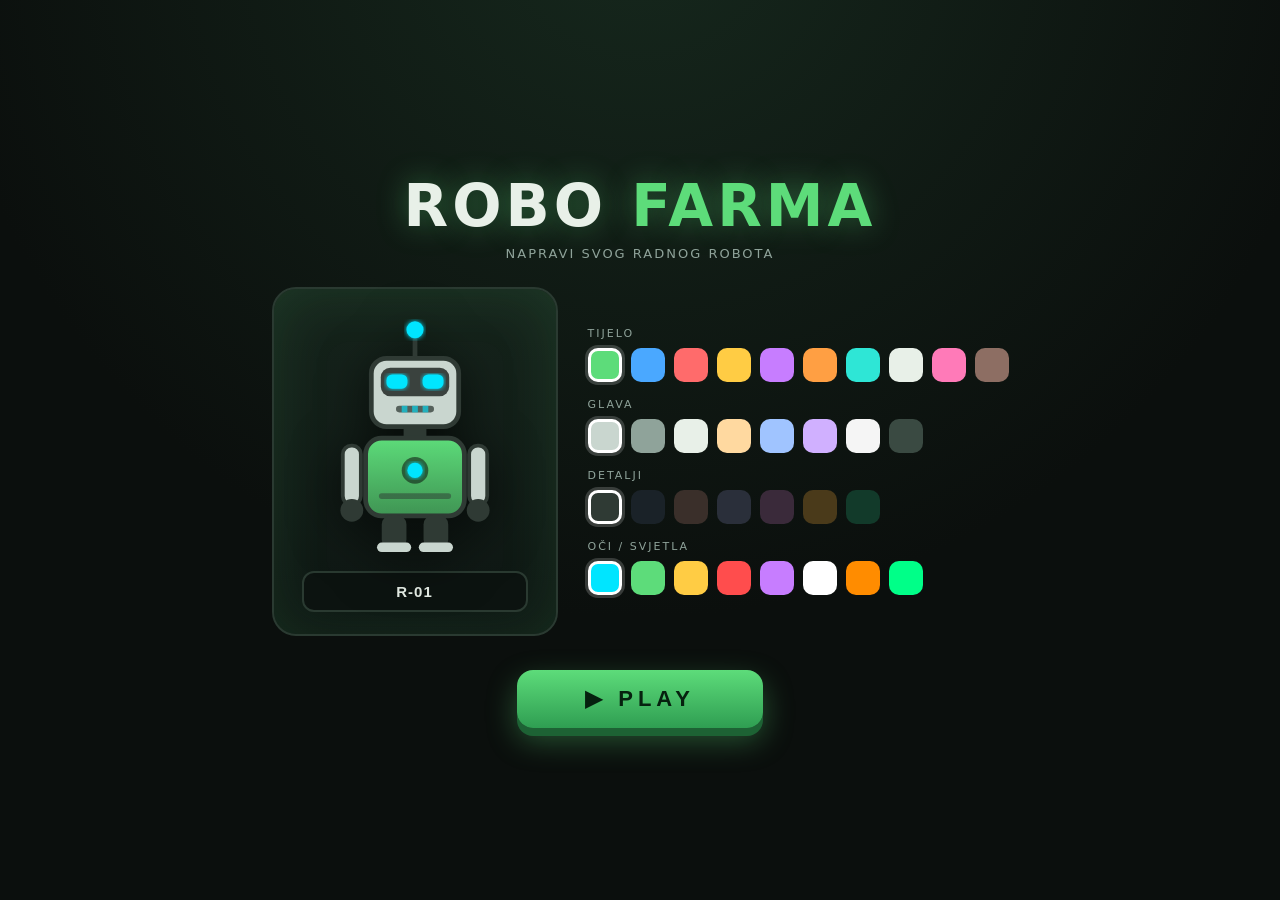
<file: index.html>
<!DOCTYPE html>
<html lang="hr">
<head>
<meta charset="utf-8">
<meta name="viewport" content="width=device-width, initial-scale=1, maximum-scale=1">
<title>ROBO FARMA</title>
<link rel="stylesheet" href="style.css">
</head>
<body>

<!-- ================= EDITOR ================= -->
<div id="screen-editor" class="screen active">
  <div class="editor-wrap">
    <h1>ROBO <span>FARMA</span></h1>
    <p class="sub">Napravi svog radnog robota</p>

    <div class="editor-grid">
      <div class="robot-stage">
        <div id="robotPreview"></div>
        <input id="charName" maxlength="12" placeholder="IME ROBOTA" value="R-01">
      </div>
      <div class="customize">
        <div class="cgroup"><label>Tijelo</label><div class="swatches" id="sw-body"></div></div>
        <div class="cgroup"><label>Glava</label><div class="swatches" id="sw-head"></div></div>
        <div class="cgroup"><label>Detalji</label><div class="swatches" id="sw-accent"></div></div>
        <div class="cgroup"><label>Oči / Svjetla</label><div class="swatches" id="sw-eye"></div></div>
      </div>
    </div>

    <button class="play-btn" id="playBtn">▶ PLAY</button>
  </div>
</div>

<!-- ================= GAME ================= -->
<div id="screen-game" class="screen">
  <header class="top">
    <div class="avatar-mini" id="miniAvatar"></div>
    <div class="hinfo">
      <div class="money-row">
        <div class="money" id="moneyEl">0 <small>€</small></div>
        <div style="font-size:11px;color:var(--muted)" id="rateEl">+0/s</div>
      </div>
      <div class="xpwrap"><div class="xpbar" id="xpBar"></div></div>
      <div class="lvtag">Nivo <b id="lvEl">1</b> · <span id="xpTxt">0 / 60</span></div>
    </div>
  </header>

  <main>
    <!-- FARMA TAB -->
    <div id="tab-farm">
      <div class="section-title"><span>🚜 Farme</span><span id="farmHint"></span></div>
      <div class="farms" id="farmsEl"></div>

      <div class="section-title">
        <span>⚙️ Mašine</span>
        <button class="btn small" id="autoAssignBtn">Auto raspored</button>
      </div>
      <div id="machinesEl"></div>
    </div>

    <!-- GRAD TAB -->
    <div id="tab-city" style="display:none">
      <div class="section-title"><span>🏙️ Grad — Prodavnica mašina</span></div>
      <div class="grid2" id="shopEl"></div>
    </div>

    <!-- ALATI TAB -->
    <div id="tab-tools" style="display:none">
      <div class="section-title"><span>🧰 Alati i nadogradnje</span></div>
      <div class="grid2" id="toolsEl"></div>

      <div class="section-title"><span>📊 Statistika</span></div>
      <div style="background:var(--panel);border:1px solid var(--line);border-radius:16px;padding:14px 16px">
        <div class="statbox"><span>Ukupno zarađeno</span><span id="stTotal">0 €</span></div>
        <div class="statbox"><span>Zarada u sekundi</span><span id="stRate">0 €</span></div>
        <div class="statbox"><span>Broj mašina</span><span id="stMachines">0</span></div>
        <div class="statbox"><span>Multiplikator brzine</span><span id="stSpeed">x1.00</span></div>
        <div class="statbox"><span>Multiplikator zarade</span><span id="stEarn">x1.00</span></div>
        <div class="statbox"><span>Odigrano</span><span id="stPlay">0 min</span></div>
      </div>
      <div style="height:16px"></div>
      <button class="btn wide" id="resetBtn" style="background:linear-gradient(180deg,#ff7b7b,#c23b3b);color:#2a0505">🗑️ RESETUJ IGru</button>
      <div style="height:20px"></div>
    </div>
  </main>

  <nav class="tabs">
    <button data-tab="farm" class="on"><span class="ic">🚜</span>FARMA</button>
    <button data-tab="city"><span class="ic">🏙️</span>GRAD</button>
    <button data-tab="tools"><span class="ic">🧰</span>ALATI</button>
  </nav>
</div>

<div id="toasts"></div>

<div class="overlay" id="overlay">
  <div class="modal" id="modalBox"></div>
</div>

<script src="index.js"></script>
</body>
</html>
</file>
<file: style.css>
*{box-sizing:border-box;margin:0;padding:0;-webkit-tap-highlight-color:transparent}
:root{
  --bg:#0b0f0d; --panel:#141d18; --panel2:#1c2822; --line:#2a3a31;
  --accent:#5ddc7a; --accent2:#2f9e52; --gold:#ffcc44; --text:#e8f0e8; --muted:#8fa39a;
  --danger:#ff6b6b; --blue:#4aa8ff;
}
html,body{height:100%}
body{
  font-family:'Segoe UI',system-ui,-apple-system,sans-serif;
  background:radial-gradient(circle at 50% -10%,#16281d 0%,#0b0f0d 60%);
  color:var(--text); min-height:100vh; overflow-x:hidden;
  user-select:none;
}
.screen{display:none;min-height:100vh;flex-direction:column}
.screen.active{display:flex}

/* ============ EDITOR ============ */
#screen-editor{align-items:center;justify-content:center;padding:20px}
.editor-wrap{width:100%;max-width:820px;text-align:center}
.editor-wrap h1{
  font-size:clamp(34px,8vw,58px);letter-spacing:4px;font-weight:800;
  text-shadow:0 0 30px rgba(93,220,122,.4);
}
.editor-wrap h1 span{color:var(--accent)}
.sub{color:var(--muted);margin:6px 0 26px;letter-spacing:2px;font-size:13px;text-transform:uppercase}
.editor-grid{display:flex;gap:30px;justify-content:center;align-items:center;flex-wrap:wrap}
.robot-stage{
  background:linear-gradient(180deg,#16241c,#0e1613);
  border:2px solid var(--line); border-radius:24px; padding:18px 28px 22px;
  box-shadow:0 0 60px rgba(93,220,122,.12) inset;
}
#robotPreview svg{filter:drop-shadow(0 10px 24px rgba(0,0,0,.6));animation:bob 3s ease-in-out infinite}
@keyframes bob{0%,100%{transform:translateY(0)}50%{transform:translateY(-7px)}}
#charName{
  margin-top:12px;width:100%;background:#0c1310;border:2px solid var(--line);
  color:var(--text);padding:10px 14px;border-radius:12px;font-size:15px;
  text-align:center;outline:none;font-weight:600;letter-spacing:1px;
}
#charName:focus{border-color:var(--accent)}
.customize{display:flex;flex-direction:column;gap:16px;min-width:260px;text-align:left}
.cgroup label{display:block;font-size:11px;letter-spacing:2px;text-transform:uppercase;color:var(--muted);margin-bottom:8px}
.swatches{display:flex;gap:9px;flex-wrap:wrap}
.sw{width:34px;height:34px;border-radius:10px;cursor:pointer;border:3px solid transparent;transition:.15s;position:relative}
.sw:hover{transform:scale(1.12)}
.sw.sel{border-color:#fff;box-shadow:0 0 0 3px rgba(255,255,255,.18)}
.play-btn{
  margin-top:34px;background:linear-gradient(180deg,var(--accent),var(--accent2));
  border:none;color:#06210f;font-weight:900;font-size:22px;letter-spacing:5px;
  padding:16px 68px;border-radius:16px;cursor:pointer;transition:.15s;
  box-shadow:0 8px 0 #1d6234,0 12px 30px rgba(93,220,122,.35);
}
.play-btn:hover{transform:translateY(-2px);box-shadow:0 10px 0 #1d6234,0 16px 36px rgba(93,220,122,.45)}
.play-btn:active{transform:translateY(5px);box-shadow:0 3px 0 #1d6234}

/* ============ GAME SHELL ============ */
#screen-game{padding-bottom:76px}
header.top{
  position:sticky;top:0;z-index:50;background:rgba(11,15,13,.92);
  backdrop-filter:blur(10px);border-bottom:1px solid var(--line);
  padding:10px 14px;display:flex;align-items:center;gap:12px;
}
.avatar-mini{width:42px;height:42px;flex:0 0 42px;border-radius:12px;background:#16241c;border:1px solid var(--line);display:flex;align-items:center;justify-content:center;overflow:hidden}
.avatar-mini svg{width:36px;height:36px}
.hinfo{flex:1;min-width:0}
.money-row{display:flex;align-items:baseline;gap:8px}
.money{font-size:clamp(19px,5vw,25px);font-weight:800;color:var(--gold);letter-spacing:.5px;text-shadow:0 0 18px rgba(255,204,68,.3)}
.money small{font-size:13px;color:var(--muted);font-weight:600}
.xpwrap{margin-top:5px;height:7px;background:#0a120e;border-radius:6px;overflow:hidden;border:1px solid var(--line)}
.xpbar{height:100%;background:linear-gradient(90deg,var(--accent2),var(--accent));width:0%;transition:width .3s;border-radius:6px}
.lvtag{font-size:11px;color:var(--muted);letter-spacing:1px;margin-top:3px}
.lvtag b{color:var(--accent)}

/* NAV */
nav.tabs{
  position:fixed;bottom:0;left:0;right:0;z-index:60;display:flex;
  background:rgba(11,15,13,.96);backdrop-filter:blur(10px);border-top:1px solid var(--line);
}
nav.tabs button{
  flex:1;background:none;border:none;color:var(--muted);padding:11px 4px 13px;
  font-size:11px;font-weight:700;letter-spacing:1px;cursor:pointer;transition:.15s;
  display:flex;flex-direction:column;align-items:center;gap:4px;font-family:inherit;
}
nav.tabs button .ic{font-size:20px;line-height:1}
nav.tabs button.on{color:var(--accent)}
nav.tabs button.on .ic{transform:scale(1.15)}

main{flex:1;padding:14px;max-width:900px;margin:0 auto;width:100%}
.section-title{font-size:12px;letter-spacing:2.5px;text-transform:uppercase;color:var(--muted);margin:18px 0 10px;display:flex;justify-content:space-between;align-items:center}
.section-title:first-child{margin-top:0}

/* FARMS */
.farms{display:flex;gap:10px;overflow-x:auto;padding-bottom:8px;scrollbar-width:thin}
.farms::-webkit-scrollbar{height:6px}
.farms::-webkit-scrollbar-thumb{background:var(--line);border-radius:4px}
.farm{
  flex:0 0 158px;background:linear-gradient(180deg,var(--panel2),var(--panel));
  border:2px solid var(--line);border-radius:16px;padding:12px;position:relative;transition:.15s;
}
.farm.unlocked{border-color:#2f5c40}
.farm.unlocked.cur{border-color:var(--accent);box-shadow:0 0 20px rgba(93,220,122,.25)}
.farm.locked{opacity:.55}
.farm .fe{font-size:26px}
.farm .fn{font-weight:800;font-size:14px;margin-top:4px}
.farm .fd{font-size:10.5px;color:var(--muted);margin-top:2px;min-height:26px;line-height:1.3}
.farm .fm{font-size:11px;color:var(--gold);font-weight:700;margin-top:6px}
.farm .fs{font-size:10.5px;color:var(--muted);margin-top:3px}
.farm .lk{font-size:10.5px;color:var(--danger);font-weight:700;margin-top:4px}

/* MACHINE CARDS */
.mcard{
  background:linear-gradient(180deg,var(--panel2),var(--panel));
  border:1px solid var(--line);border-radius:16px;padding:13px;margin-bottom:11px;
  display:flex;gap:13px;align-items:center;
}
.mcard .mico{
  width:54px;height:54px;flex:0 0 54px;border-radius:14px;background:#0d1712;
  border:1px solid var(--line);display:flex;align-items:center;justify-content:center;font-size:26px;
}
.mbody{flex:1;min-width:0}
.mtop{display:flex;justify-content:space-between;align-items:baseline;gap:8px}
.mname{font-weight:800;font-size:14.5px}
.mlv{font-size:11px;color:var(--accent);font-weight:700;background:rgba(93,220,122,.12);padding:2px 8px;border-radius:8px}
.mstats{font-size:11px;color:var(--muted);margin-top:3px}
.mstats b{color:var(--gold)}
.pbar{margin-top:7px;height:8px;background:#0a120e;border-radius:6px;overflow:hidden;border:1px solid var(--line)}
.pfill{height:100%;width:0%;background:linear-gradient(90deg,var(--accent2),var(--accent));border-radius:6px;transition:width .1s linear}
.msel{
  margin-top:8px;width:100%;background:#0c1310;border:1px solid var(--line);color:var(--text);
  padding:7px 10px;border-radius:10px;font-size:12px;outline:none;font-family:inherit;cursor:pointer;
}
.msel:focus{border-color:var(--accent)}
.btn{
  background:linear-gradient(180deg,var(--accent),var(--accent2));border:none;color:#06210f;
  font-weight:800;font-size:12px;padding:9px 14px;border-radius:11px;cursor:pointer;
  transition:.12s;font-family:inherit;letter-spacing:.5px;white-space:nowrap;
}
.btn:hover{filter:brightness(1.1)}
.btn:active{transform:scale(.96)}
.btn:disabled{background:#26332c;color:#5c6d63;cursor:not-allowed;filter:none}
.btn.buy{background:linear-gradient(180deg,#ffd75e,#e0a800);color:#3a2a00}
.btn.small{padding:7px 11px;font-size:11px}
.btn.wide{width:100%;padding:13px;font-size:14px;letter-spacing:1.5px}

/* CITY / TOOLS LIST */
.grid2{display:grid;grid-template-columns:repeat(auto-fill,minmax(280px,1fr));gap:12px}
.shopcard{
  background:linear-gradient(180deg,var(--panel2),var(--panel));
  border:1px solid var(--line);border-radius:16px;padding:14px;display:flex;gap:12px;
}
.shopcard.owned{border-color:#2f5c40}
.shopcard .sico{width:50px;height:50px;flex:0 0 50px;border-radius:13px;background:#0d1712;border:1px solid var(--line);display:flex;align-items:center;justify-content:center;font-size:24px}
.shopcard .sbody{flex:1;min-width:0}
.shopcard .sname{font-weight:800;font-size:14px}
.shopcard .sdesc{font-size:11px;color:var(--muted);margin-top:3px;line-height:1.35}
.shopcard .srow{display:flex;justify-content:space-between;align-items:center;margin-top:9px;gap:8px}
.price{font-size:13px;font-weight:800;color:var(--gold)}
.price.no{color:var(--danger)}
.tagline{font-size:10px;color:var(--muted);letter-spacing:1px;text-transform:uppercase}

/* MODAL */
.overlay{
  position:fixed;inset:0;background:rgba(3,6,4,.86);backdrop-filter:blur(6px);
  display:none;align-items:center;justify-content:center;z-index:200;padding:20px;
}
.overlay.show{display:flex}
.modal{
  background:linear-gradient(180deg,#182620,#101a15);border:2px solid var(--accent2);
  border-radius:22px;padding:28px;max-width:400px;width:100%;text-align:center;
  box-shadow:0 0 70px rgba(93,220,122,.25);animation:pop .3s;
}
@keyframes pop{from{transform:scale(.85);opacity:0}to{transform:scale(1);opacity:1}}
.modal h2{color:var(--accent);font-size:22px;margin-bottom:10px;letter-spacing:1px}
.modal p{color:var(--muted);font-size:13.5px;line-height:1.6;margin-bottom:6px}
.modal .big{font-size:30px;color:var(--gold);font-weight:900;margin:14px 0}
.modal .btn{margin-top:18px}

/* TOAST */
#toasts{position:fixed;top:70px;left:50%;transform:translateX(-50%);z-index:300;display:flex;flex-direction:column;gap:8px;align-items:center;pointer-events:none;width:100%;max-width:360px;padding:0 14px}
.toast{
  background:rgba(20,32,25,.97);border:1px solid var(--accent2);color:var(--text);
  padding:10px 18px;border-radius:13px;font-size:13px;font-weight:600;
  animation:tin .3s,tout .4s 2.1s forwards;box-shadow:0 8px 26px rgba(0,0,0,.5);text-align:center;
}
@keyframes tin{from{opacity:0;transform:translateY(-14px)}to{opacity:1;transform:none}}
@keyframes tout{to{opacity:0;transform:translateY(-14px)}}

.empty{text-align:center;color:var(--muted);font-size:13px;padding:30px 10px;line-height:1.6}
.statbox{display:flex;justify-content:space-between;padding:9px 0;border-bottom:1px solid var(--line);font-size:13px}
.statbox:last-child{border:none}
.statbox span:last-child{color:var(--gold);font-weight:700}
</file>
